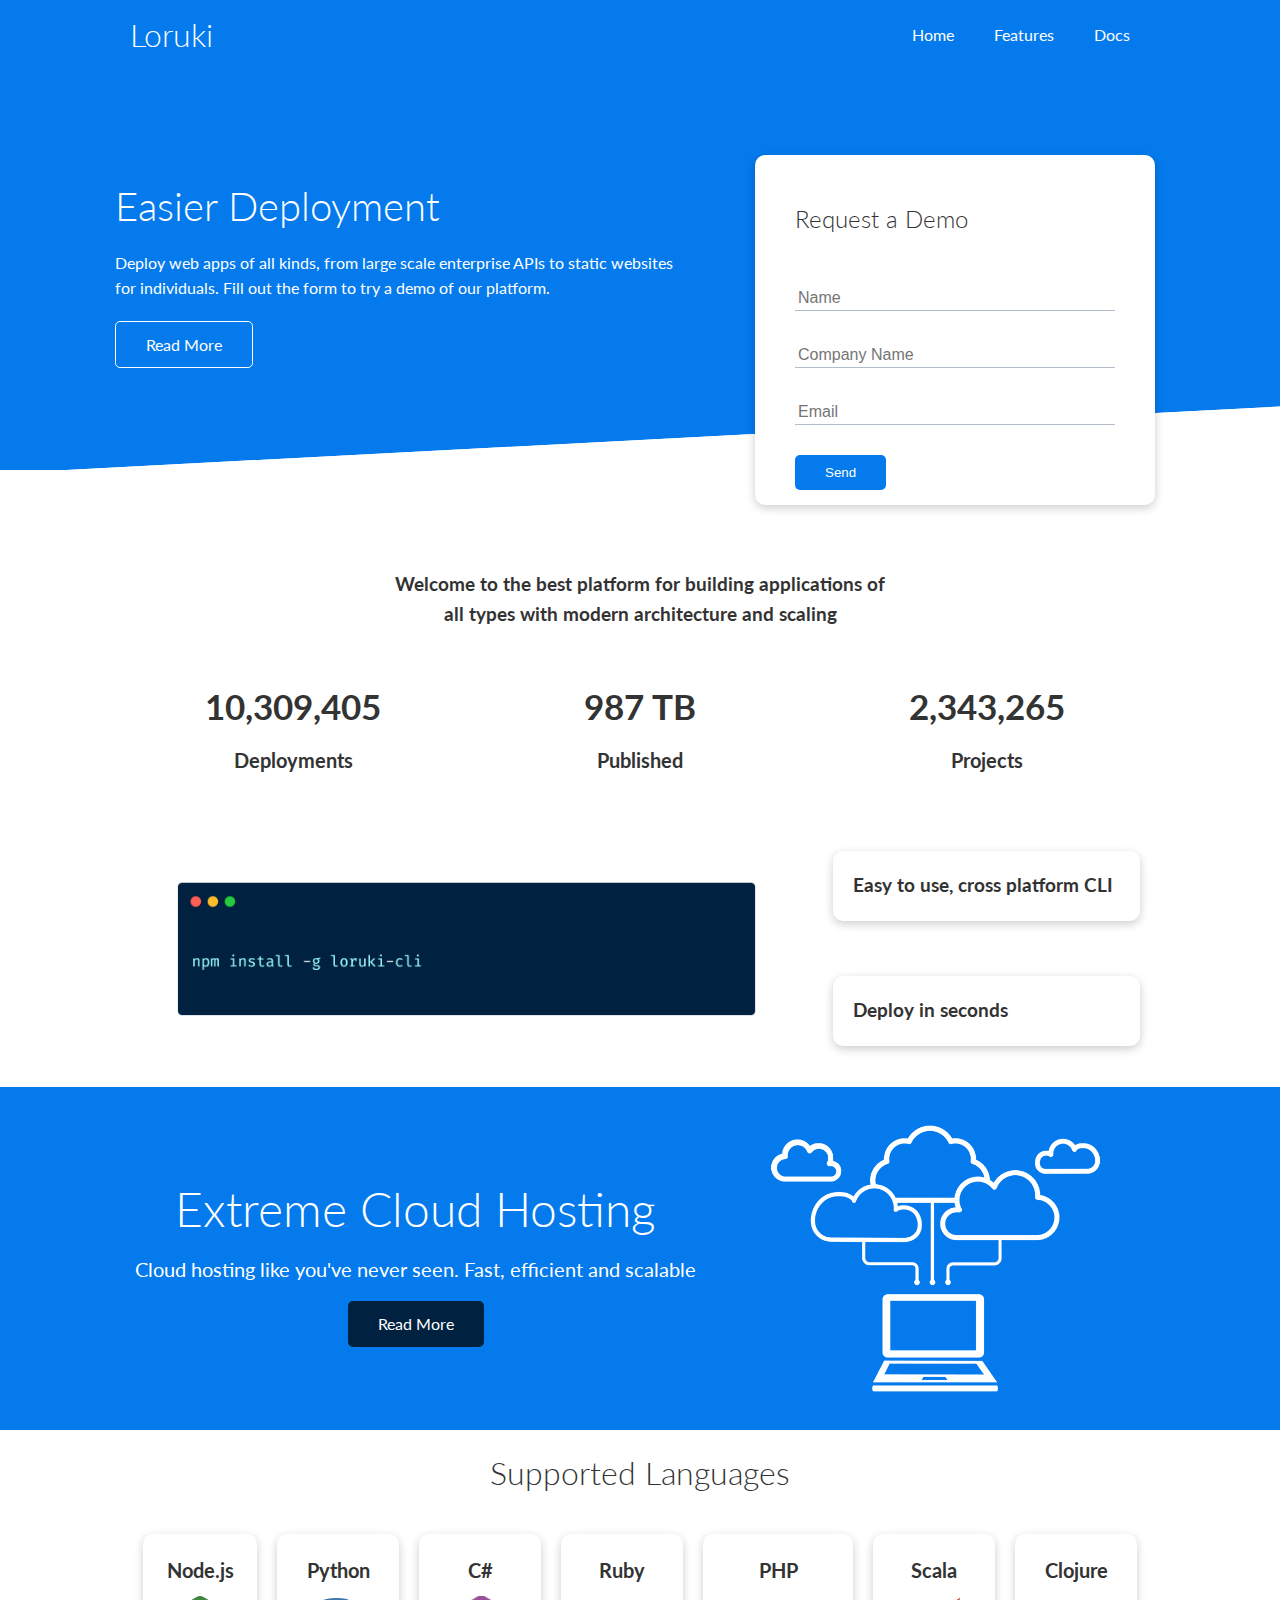
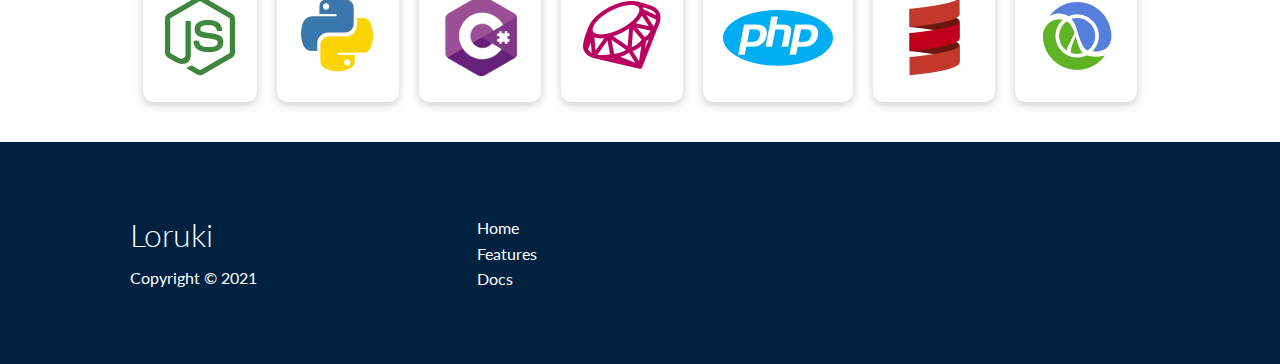
<file: index.html>
<!DOCTYPE html>
<html lang="en">
  <head>
    <meta charset="UTF-8" />
    <meta name="viewport" content="width=device-width, initial-scale=1.0" />
    <title>Loruki | Cloud Hosting for Everyone</title>
    <link
      rel="stylesheet"
      href="https://cdnjs.cloudflare.com/ajax/libs/font-awesome/5.15.2/css/all.min.css"
      integrity="sha512-HK5fgLBL+xu6dm/Ii3z4xhlSUyZgTT9tuc/hSrtw6uzJOvgRr2a9jyxxT1ely+B+xFAmJKVSTbpM/CuL7qxO8w=="
      crossorigin="anonymous"
    />
    <link rel="stylesheet" href="css/utilities.css" />
    <link rel="stylesheet" href="css/style.css" />
  </head>
  <body>
    <!-- Navbar -->
    <div class="navbar">
      <div class="container flex">
        <h1 class="logo">Loruki</h1>
        <nav>
          <ul>
            <li><a href="index.html">Home</a></li>
            <li><a href="features.html">Features</a></li>
            <li><a href="docs.html">Docs</a></li>
          </ul>
        </nav>
      </div>
    </div>

    <!-- Showcase -->
    <section class="showcase">
      <div class="container grid">
        <div class="showcase-text">
          <h1>Easier Deployment</h1>
          <p>
            Deploy web apps of all kinds, from large scale enterprise APIs to
            static websites for individuals. Fill out the form to try a demo of
            our platform.
          </p>
          <a href="features.html" class="btn btn-outline">Read More</a>
        </div>

        <div class="showcase-form card">
          <h2>Request a Demo</h2>
          <form
            name="contact"
            method="POST"
            data-netlify="true"
            netlify-honeypot="bot-field"
          >
            <input type="hidden" name="form-name" value="contact" />
            <p class="hidden">
              <label
                >Don’t fill this out if you’re human: <input name="bot-field"
              /></label>
            </p>
            <div class="form-control">
              <input type="text" name="name" placeholder="Name" required />
            </div>
            <div class="form-control">
              <input
                type="text"
                name="company"
                placeholder="Company Name"
                required
              />
            </div>
            <div class="form-control">
              <input type="email" name="email" placeholder="Email" required />
            </div>
            <input type="submit" value="Send" class="btn btn-primary" />
          </form>
        </div>
      </div>
    </section>

    <!-- Stats -->
    <section class="stats">
      <div class="container">
        <h3 class="stats-heading text-center my-1">
          Welcome to the best platform for building applications of all types
          with modern architecture and scaling
        </h3>

        <div class="grid grid-3 text-center my-4">
          <div>
            <i class="fas fa-server fa-3x"></i>
            <h3>10,309,405</h3>
            <p class="secondary">Deployments</p>
          </div>
          <div>
            <i class="fas fa-upload fa-3x"></i>
            <h3>987 TB</h3>
            <p class="secondary">Published</p>
          </div>
          <div>
            <i class="fas fa-project-diagram fa-3x"></i>
            <h3>2,343,265</h3>
            <p class="secondary">Projects</p>
          </div>
        </div>
      </div>
    </section>

    <!-- CLI -->
    <section class="cli">
      <div class="container grid">
        <img src="images/cli.png" alt="CLI" />
        <div class="card">
          <h3>Easy to use, cross platform CLI</h3>
        </div>
        <div class="card">
          <h3>Deploy in seconds</h3>
        </div>
      </div>
    </section>

    <!-- Cloud -->
    <section class="cloud bg-primary my-2 py-2">
      <div class="container grid">
        <div class="text-center">
          <h2 class="lg">Extreme Cloud Hosting</h2>
          <p class="lead my-1">
            Cloud hosting like you've never seen. Fast, efficient and scalable
          </p>
          <a href="features.html" class="btn btn-dark">Read More</a>
        </div>
        <img src="images/cloud.png" alt="Cloud" />
      </div>
    </section>

    <!-- Languages -->
    <section class="languages">
      <h2 class="md text-center my-2">Supported Languages</h2>
      <div class="container flex">
        <div class="card">
          <h4>Node.js</h4>
          <img src="images/logos/node.png" alt="Node.js" />
        </div>
        <div class="card">
          <h4>Python</h4>
          <img src="images/logos/python.png" alt="" />
        </div>
        <div class="card">
          <h4>C#</h4>
          <img src="images/logos/csharp.png" alt="" />
        </div>
        <div class="card">
          <h4>Ruby</h4>
          <img src="images/logos/ruby.png" alt="" />
        </div>
        <div class="card">
          <h4>PHP</h4>
          <img src="images/logos/php.png" alt="" />
        </div>
        <div class="card">
          <h4>Scala</h4>
          <img src="images/logos/scala.png" alt="" />
        </div>
        <div class="card">
          <h4>Clojure</h4>
          <img src="images/logos/clojure.png" alt="" />
        </div>
      </div>
    </section>

    <!-- Footer -->
    <footer class="footer bg-dark py-5">
      <div class="container grid grid-3">
        <div>
          <h1>Loruki</h1>
          <p>Copyright &copy; 2021</p>
        </div>
        <nav>
          <ul>
            <li><a href="index.html">Home</a></li>
            <li><a href="features.html">Features</a></li>
            <li><a href="docs.html">Docs</a></li>
          </ul>
        </nav>
        <div class="social">
          <a href="#"><i class="fab fa-github fa-2x"></i></a>
          <a href="#"><i class="fab fa-facebook fa-2x"></i></a>
          <a href="#"><i class="fab fa-instagram fa-2x"></i></a>
          <a href="#"><i class="fab fa-twitter fa-2x"></i></a>
        </div>
      </div>
    </footer>
  </body>
</html>
</file>
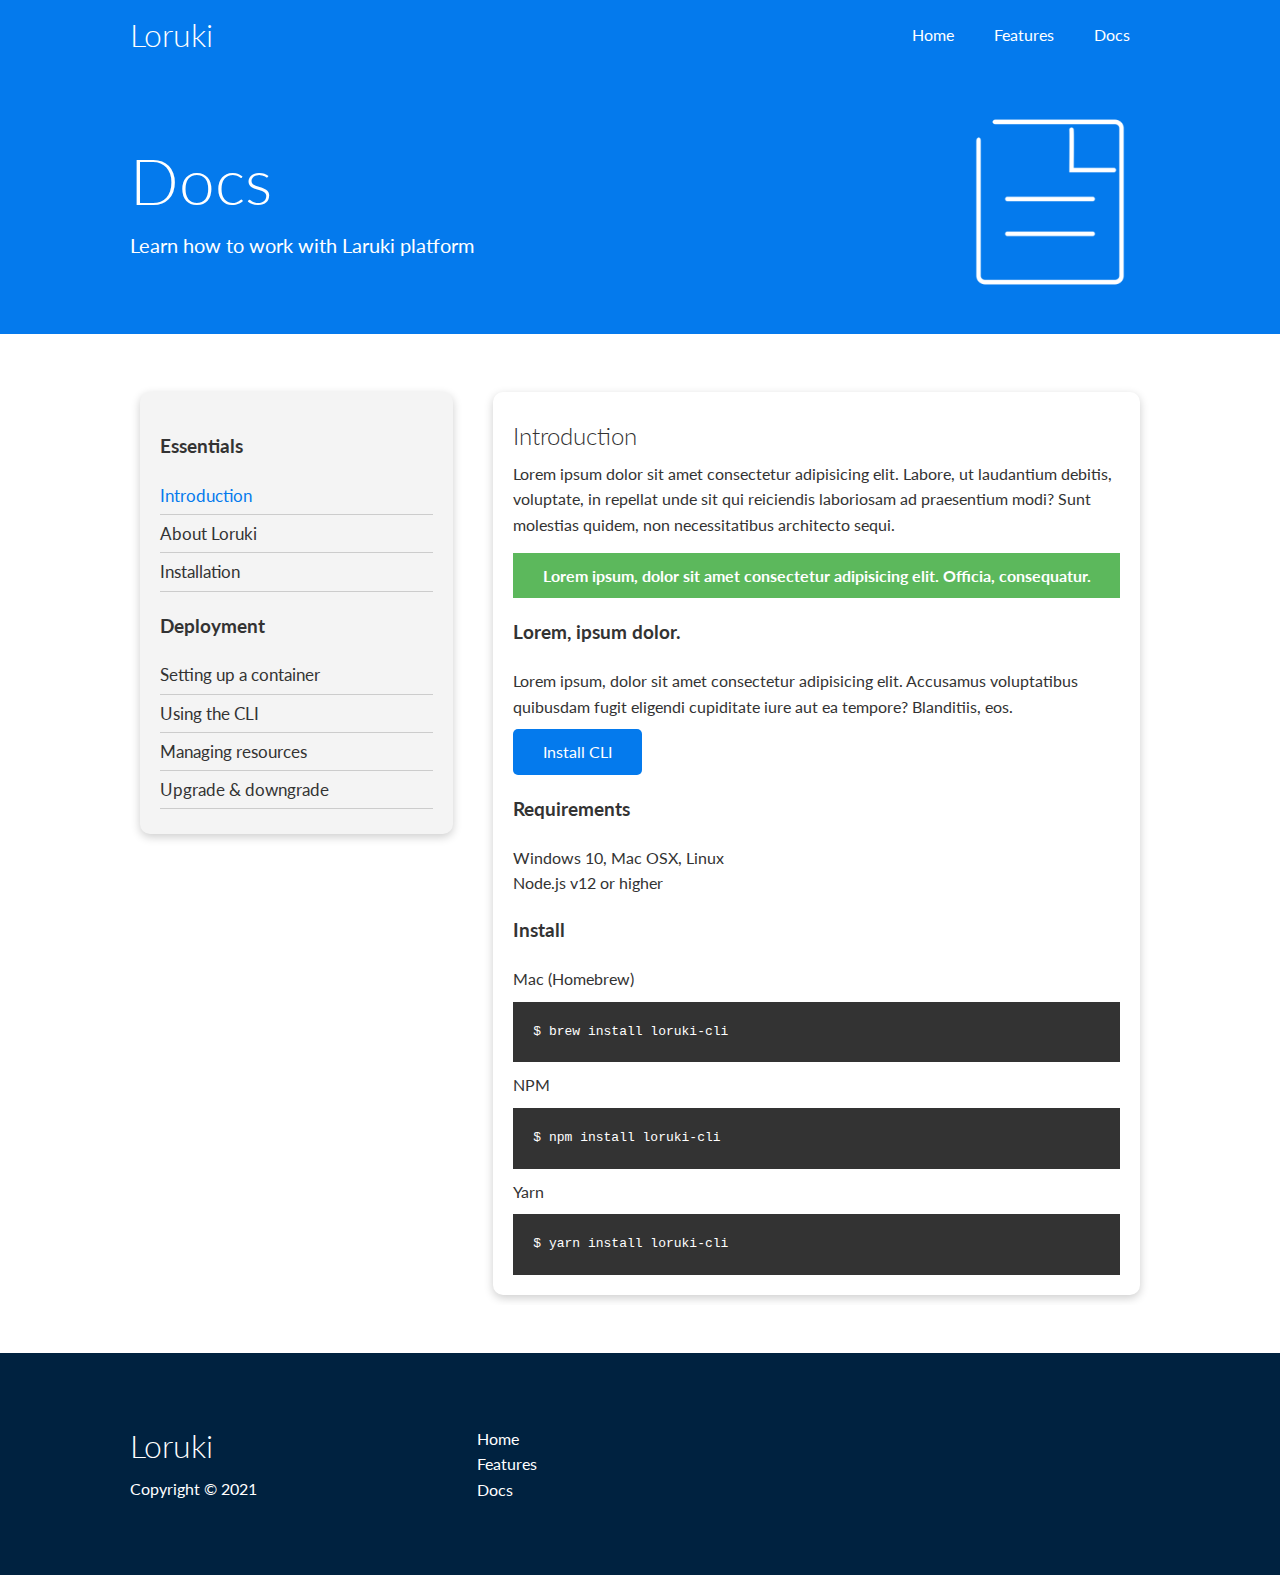
<file: docs.html>
<!DOCTYPE html>
<html lang="en">
  <head>
    <meta charset="UTF-8" />
    <meta name="viewport" content="width=device-width, initial-scale=1.0" />
    <title>Loruki | Cloud Hosting for Everyone</title>
    <link
      rel="stylesheet"
      href="https://cdnjs.cloudflare.com/ajax/libs/font-awesome/5.15.2/css/all.min.css"
      integrity="sha512-HK5fgLBL+xu6dm/Ii3z4xhlSUyZgTT9tuc/hSrtw6uzJOvgRr2a9jyxxT1ely+B+xFAmJKVSTbpM/CuL7qxO8w=="
      crossorigin="anonymous"
    />
    <link rel="stylesheet" href="css/utilities.css" />
    <link rel="stylesheet" href="css/style.css" />
  </head>
  <body>
    <!-- Navbar -->
    <div class="navbar">
      <div class="container flex">
        <h1 class="logo">Loruki</h1>
        <nav>
          <ul>
            <li><a href="index.html">Home</a></li>
            <li><a href="features.html">Features</a></li>
            <li><a href="docs.html">Docs</a></li>
          </ul>
        </nav>
      </div>
    </div>

    <!-- Head -->
    <section class="docs-head bg-primary py-3">
      <div class="container grid">
        <div>
          <h1 class="xl">Docs</h1>
          <p class="lead">Learn how to work with Laruki platform</p>
        </div>
        <img src="images/docs.png" alt="" />
      </div>
    </section>

    <!-- Docs main -->
    <section class="docs-main my-4">
      <div class="container grid">
        <div class="card bg-light p3">
          <h3 class="my-2">Essentials</h3>
          <nav>
            <ul>
              <li><a class="text-primary" href="#">Introduction</a></li>
              <li><a href="#">About Loruki</a></li>
              <li><a href="#">Installation</a></li>
            </ul>
          </nav>
          <h3 class="my-2">Deployment</h3>
          <nav>
            <ul>
              <li>
                <a href="#">Setting up a container</a>
              </li>
              <li><a href="#">Using the CLI</a></li>
              <li><a href="#">Managing resources</a></li>
              <li><a href="#">Upgrade & downgrade</a></li>
            </ul>
          </nav>
        </div>
        <div class="card">
          <h2>Introduction</h2>
          <p>
            Lorem ipsum dolor sit amet consectetur adipisicing elit. Labore, ut
            laudantium debitis, voluptate, in repellat unde sit qui reiciendis
            laboriosam ad praesentium modi? Sunt molestias quidem, non
            necessitatibus architecto sequi.
          </p>
          <div class="alert alert-success">
            <i class="fas fa-info"></i> Lorem ipsum, dolor sit amet consectetur
            adipisicing elit. Officia, consequatur.
          </div>
          <h3>Lorem, ipsum dolor.</h3>
          <p>
            Lorem ipsum, dolor sit amet consectetur adipisicing elit. Accusamus
            voluptatibus quibusdam fugit eligendi cupiditate iure aut ea
            tempore? Blanditiis, eos.
          </p>
          <a href="#" class="btn btn-primary">Install CLI</a>
          <h3>Requirements</h3>
          <ul>
            <li>Windows 10, Mac OSX, Linux</li>
            <li>Node.js v12 or higher</li>
          </ul>
          <h3>Install</h3>
          <p>Mac (Homebrew)</p>
          <pre class="flex">
            <code>$ brew install loruki-cli</code>
            <i class="fas fa-copy"></i>
          </pre>
          <p>NPM</p>
          <pre class="flex">
            <code>$ npm install loruki-cli</code>
            <i class="fas fa-copy"></i>
          </pre>
          <p>Yarn</p>
          <pre class="flex">
            <code>$ yarn install loruki-cli</code>
            <i class="fas fa-copy"></i>
          </pre>
        </div>
      </div>
    </section>

    <!-- Footer -->
    <footer class="footer bg-dark py-5">
      <div class="container grid grid-3">
        <div>
          <h1>Loruki</h1>
          <p>Copyright &copy; 2021</p>
        </div>
        <nav>
          <ul>
            <li><a href="index.html">Home</a></li>
            <li><a href="features.html">Features</a></li>
            <li><a href="docs.html">Docs</a></li>
          </ul>
        </nav>
        <div class="social">
          <a href="#"><i class="fab fa-github fa-2x"></i></a>
          <a href="#"><i class="fab fa-facebook fa-2x"></i></a>
          <a href="#"><i class="fab fa-instagram fa-2x"></i></a>
          <a href="#"><i class="fab fa-twitter fa-2x"></i></a>
        </div>
      </div>
    </footer>

    <div class="message message-success">Copied to Clipboard</div>

    <script>
      let copyBtns = document.querySelectorAll(".fa-copy");
      for (let i = 0; i < copyBtns.length; i++) {
        copyBtns[i].style.cursor = "pointer";
        copyBtns[i].addEventListener("click", () => {
          const command = copyBtns[i].parentElement.innerText.slice(2);
          const el = document.createElement("textarea");
          el.value = command;
          el.setAttribute("readOnly", "");
          // el.style.display = "none";
          el.style.position = "absolute";
          el.style.left = "-99999999999";
          document.body.appendChild(el);
          el.select();
          document.execCommand("copy");
          document.body.removeChild(el);
          document.querySelector(".message").classList.add("show");
          setTimeout(() => {
            document.querySelector(".message").classList.remove("show");
          }, 4000);
        });
      }
    </script>
  </body>
</html>
</file>
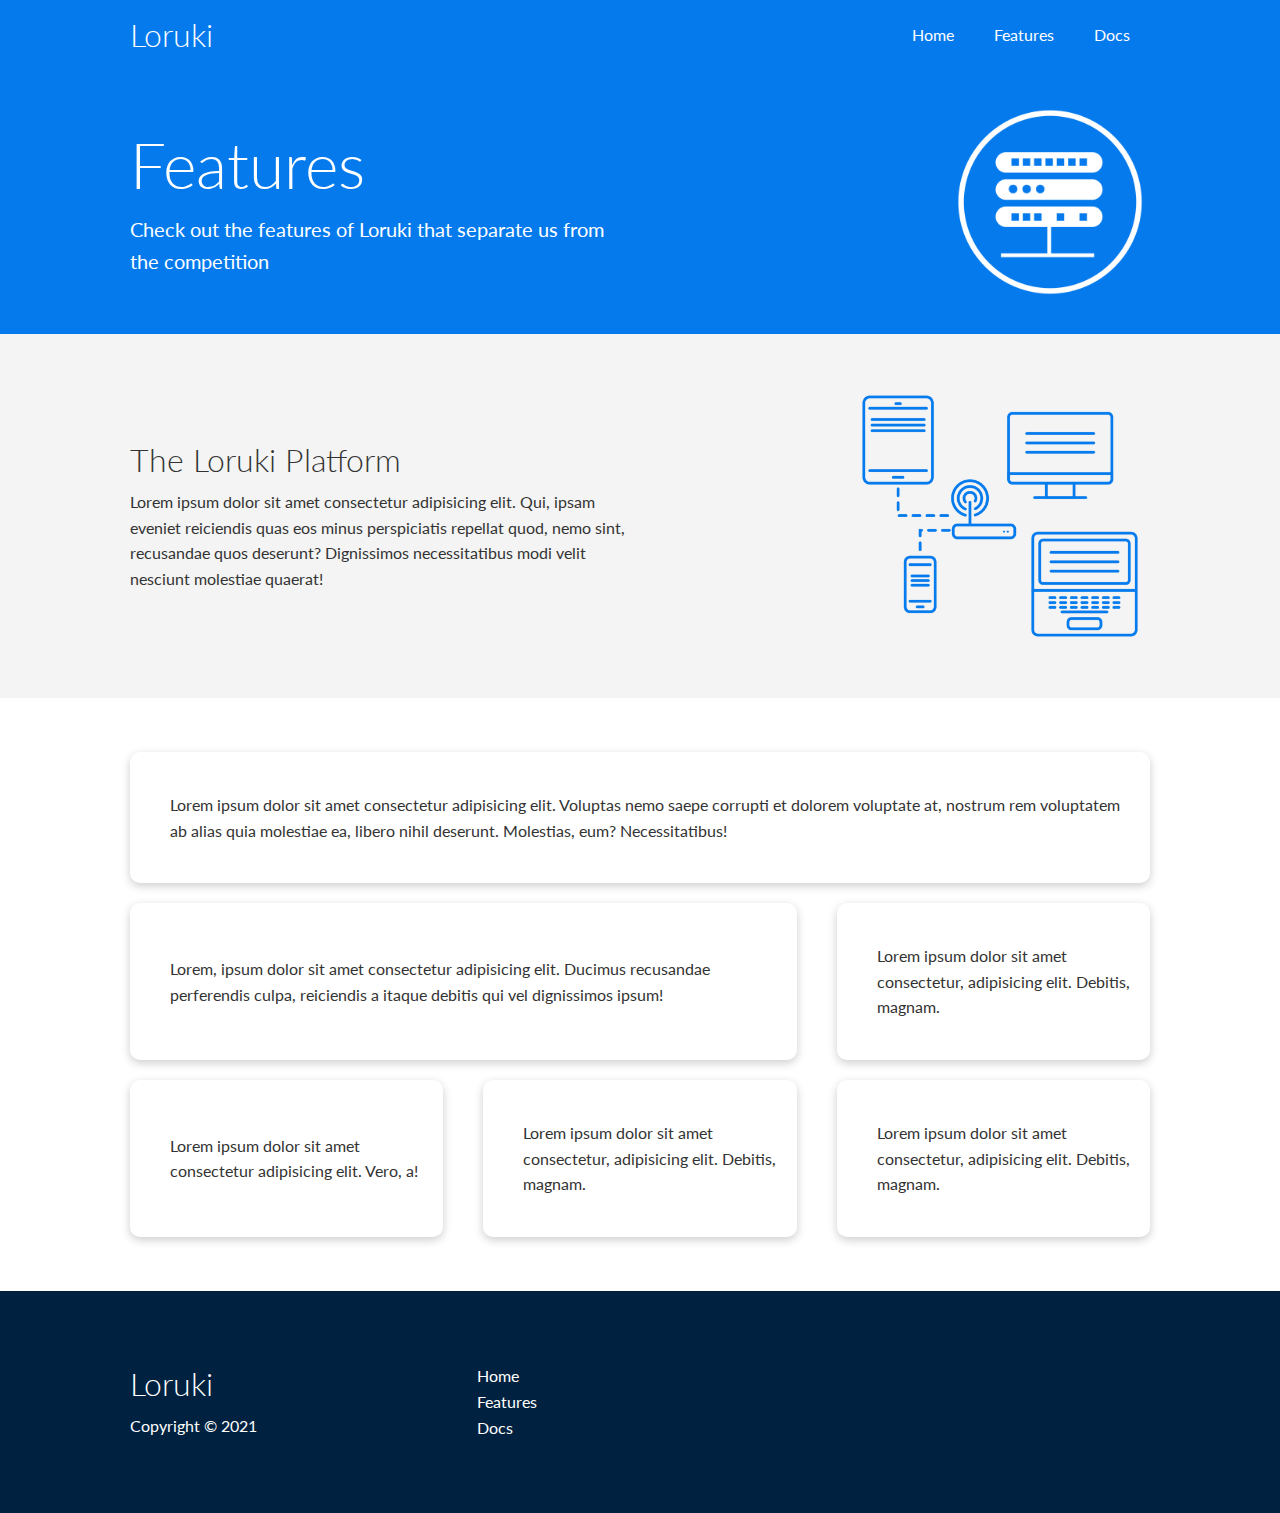
<file: features.html>
<!DOCTYPE html>
<html lang="en">
  <head>
    <meta charset="UTF-8" />
    <meta name="viewport" content="width=device-width, initial-scale=1.0" />
    <title>Loruki | Cloud Hosting for Everyone</title>
    <link
      rel="stylesheet"
      href="https://cdnjs.cloudflare.com/ajax/libs/font-awesome/5.15.2/css/all.min.css"
      integrity="sha512-HK5fgLBL+xu6dm/Ii3z4xhlSUyZgTT9tuc/hSrtw6uzJOvgRr2a9jyxxT1ely+B+xFAmJKVSTbpM/CuL7qxO8w=="
      crossorigin="anonymous"
    />
    <link rel="stylesheet" href="css/utilities.css" />
    <link rel="stylesheet" href="css/style.css" />
  </head>
  <body>
    <!-- Navbar -->
    <div class="navbar">
      <div class="container flex">
        <h1 class="logo">Loruki</h1>
        <nav>
          <ul>
            <li><a href="index.html">Home</a></li>
            <li><a href="features.html">Features</a></li>
            <li><a href="docs.html">Docs</a></li>
          </ul>
        </nav>
      </div>
    </div>

    <!-- Head -->
    <section class="features-head bg-primary py-3">
      <div class="container grid">
        <div>
          <h1 class="xl">Features</h1>
          <p class="lead">
            Check out the features of Loruki that separate us from the
            competition
          </p>
        </div>
        <img src="images/server.png" alt="" />
      </div>
    </section>

    <!-- Subhead -->
    <section class="features-sub-head bg-light py-3">
      <div class="container grid">
        <div>
          <h1 class="md">The Loruki Platform</h1>
          <p>
            Lorem ipsum dolor sit amet consectetur adipisicing elit. Qui, ipsam eveniet reiciendis quas eos minus perspiciatis repellat quod, nemo sint, recusandae quos deserunt? Dignissimos necessitatibus modi velit nesciunt molestiae quaerat!
          </p>
        </div>
        <img src="images/server2.png" alt="" />
      </div>
      </div>
    </section>

    <!-- Main Features -->
    <section class="features-main my-2">
      <div class="container grid grid-3">
        <div class="card flex">
          <i class="fas fa-server fa-3x"></i>
          <p>Lorem ipsum dolor sit amet consectetur adipisicing elit. Voluptas nemo saepe corrupti et dolorem voluptate at, nostrum rem voluptatem ab alias quia molestiae ea, libero nihil deserunt. Molestias, eum? Necessitatibus!</p>
      </div>
      <div class="card flex">
          <i class="fas fa-network-wired fa-3x"></i>
          <p>
              Lorem, ipsum dolor sit amet consectetur adipisicing elit. Ducimus
              recusandae perferendis culpa, reiciendis a itaque debitis qui vel
              dignissimos ipsum!
          </p>
      </div>
      <div class="card flex">
          <i class="fas fa-laptop-code fa-3x"></i>
          <p>
              Lorem ipsum dolor sit amet consectetur, adipisicing elit. Debitis,
              magnam.
          </p>
      </div>
      <div class="card flex">
          <i class="fas fa-database fa-3x"></i>
          <p>
              Lorem ipsum dolor sit amet consectetur adipisicing elit. Vero, a!
          </p>
      </div>
      <div class="card flex">
          <i class="fas fa-power-off fa-3x"></i>
          <p>
              Lorem ipsum dolor sit amet consectetur, adipisicing elit. Debitis,
              magnam.
          </p>
      </div>
      <div class="card flex">
          <i class="fas fa-upload fa-3x"></i>
          <p>
              Lorem ipsum dolor sit amet consectetur, adipisicing elit. Debitis,
              magnam.
          </p>
      </div>
      </div>
    </section>

    <!-- Footer -->
    <footer class="footer bg-dark py-5">
      <div class="container grid grid-3">
        <div>
          <h1>Loruki</h1>
          <p>Copyright &copy; 2021</p>
        </div>
        <nav>
          <ul>
            <li><a href="index.html">Home</a></li>
            <li><a href="features.html">Features</a></li>
            <li><a href="docs.html">Docs</a></li>
          </ul>
        </nav>
        <div class="social">
          <a href="#"><i class="fab fa-github fa-2x"></i></a>
          <a href="#"><i class="fab fa-facebook fa-2x"></i></a>
          <a href="#"><i class="fab fa-instagram fa-2x"></i></a>
          <a href="#"><i class="fab fa-twitter fa-2x"></i></a>
        </div>
      </div>
    </footer>
  </body>
</html>
</file>
<file: css/utilities.css>
/* Utilities */
.container {
  max-width: 1100px;
  margin: 0 auto;
  overflow: auto;
  padding: 0 40px;
}

.card {
  background-color: #fff;
  color: #333;
  border-radius: 10px;
  box-shadow: 0 3px 10px rgba(0, 0, 0, 0.2);
  padding: 20px;
  margin: 10px;
}

.btn {
  display: inline-block;
  padding: 10px 30px;
  cursor: pointer;
  background: var(--primary-color);
  color: #fff;
  border: none;
  border-radius: 5px;
}

.btn-outline {
  background-color: transparent;
  border: 1px solid #fff;
}

.btn:hover {
  transform: scale(0.98);
}

/* Backgrounds and coloured buttons */
.bg-primary,
.btn-primary {
  background-color: var(--primary-color);
  color: #fff;
}

.bg-secondary,
.btn-secondary {
  background-color: var(--secondary-color);
  color: #fff;
}

.bg-dark,
.btn-dark {
  background-color: var(--dark-color);
  color: #fff;
}

.bg-light,
.btn-light {
  background-color: var(--light-color);
  color: #333;
}

.bg-primary a,
.btn-primary a,
.bg-secondary a,
.btn-secondary a,
.bg-dark a,
.btn-dark a {
  color: #fff;
}

/* Text colors */
.text-primary {
  color: var(--primary-color);
}

.text-secondary {
  color: var(--secondary-color);
}

.text-dark {
  color: var(--dark-color);
}

.text-light {
  color: var(--light-color);
}

/* Text sizes */
.lead {
  font-size: 20px;
}

.sm {
  font-size: 1rem;
}

.md {
  font-size: 2rem;
}

.lg {
  font-size: 3rem;
}

.xl {
  font-size: 4rem;
}

.text-center {
  text-align: center;
}

/* Alert */
.alert {
  background-color: var(--light-color);
  padding: 10px 20px;
  font-weight: bold;
  margin: 15px 0;
}

.alert i {
  margin-right: 10px;
}

.alert-success {
  background-color: var(--success-color);
  color: #fff;
}

.alert-error {
  background-color: var(--error-color);
  color: #fff;
}

.message {
  position: fixed;
  top: 15px;
  right: 15px;
  transform: translateX(150%);
  padding: 12px;
  transition: transform 1s ease-in;
}

.show {
  transform: translateX(0);
}

.message-success {
  background-color: var(--success-color);
  color: white;
}

.message-error {
  background-color: var(--error-color);
  color: white;
}

.flex {
  display: flex;
  justify-content: center;
  align-items: center;
  height: 100%;
}

.grid {
  display: grid;
  grid-template-columns: repeat(2, 1fr);
  gap: 20px;
  justify-content: center;
  align-items: center;
  height: 100%;
}

.grid-3 {
  grid-template-columns: repeat(3, 1fr);
}

/* Margin */
.my-1 {
  margin: 1rem 0;
}

.my-2 {
  margin: 1.5rem 0;
}

.my-3 {
  margin: 2rem 0;
}

.my-4 {
  margin: 3rem 0;
}

.my-5 {
  margin: 4rem 0;
}

.m-1 {
  margin: 1rem;
}

.m-2 {
  margin: 1.5rem;
}

.m-3 {
  margin: 2rem;
}

.m-4 {
  margin: 3rem;
}

.m-5 {
  margin: 4rem;
}

/* Padding */
.py-1 {
  padding: 1rem 0;
}

.py-2 {
  padding: 1.5rem 0;
}

.py-3 {
  padding: 2rem 0;
}

.py-4 {
  padding: 3rem 0;
}

.py-5 {
  padding: 4rem 0;
}

.p-1 {
  padding: 1rem;
}

.p-2 {
  padding: 1.5rem;
}

.p-3 {
  padding: 2rem;
}

.p-4 {
  padding: 3rem;
}

.p-5 {
  padding: 4rem;
}
</file>
<file: css/style.css>
@import url("https://fonts.googleapis.com/css2?family=Lato:wght@300&display=swap");

:root {
  --primary-color: #047aed;
  --secondary-color: #1c3f88;
  --dark-color: #002240;
  --light-color: #f4f4f4;
  --success-color: #5cb85c;
  --error-color: #d9534f;
}

* {
  box-sizing: border-box;
  padding: 0;
  margin: 0;
}

body {
  font-family: "Lato", sans-serif;
  color: #333;
  line-height: 1.6;
}

ul {
  list-style-type: none;
}

a {
  text-decoration: none;
  color: #333;
}

h1,
h2 {
  font-weight: 300;
  line-height: 1.2;
  margin: 10px 0;
}

p {
  margin: 10px 0;
}

img {
  width: 100%;
}

code,
pre {
  background: #333333;
  color: #fff;
  padding: 10px;
}

pre {
  justify-content: space-between !important;
}

.hidden {
  visibility: hidden;
  height: 0;
}

/* Navbar */
.navbar {
  background-color: var(--primary-color);
  color: white;
  height: 70px;
}

.navbar ul {
  display: flex;
}

.navbar a {
  color: white;
  padding: 10px;
  margin: 0px 10px;
}

.navbar a:hover {
  border-bottom: 2px #fff solid;
}

.navbar .flex {
  justify-content: space-between;
}

/* Showcase */
.showcase {
  height: 400px;
  background-color: var(--primary-color);
  color: #fff;
  position: relative;
}

.showcase h1 {
  font-size: 40px;
}

.showcase p {
  margin: 20px 0;
}

.showcase .grid {
  grid-template-columns: 55% 45%;
  gap: 30px;
  overflow: visible;
}

.showcase-text {
  animation: slideInFromLeft 1s ease-in;
}
.showcase-form {
  animation: slideInFromRight 1s ease-in;
}

.showcase-form {
  position: relative;
  top: 60px;
  height: 350px;
  width: 400px;
  padding: 40px;
  z-index: 100;
  justify-self: flex-end;
}

.showcase-form .form-control {
  margin: 30px 0;
}

.showcase-form input[type="text"],
.showcase-form input[type="email"] {
  border: 0;
  border-bottom: 1px solid #b4becb;
  width: 100%;
  padding: 3px;
  font-size: 16px;
}

.showcase-form input {
  outline: none;
}

.showcase::before,
.showcase::after {
  content: "";
  position: absolute;
  height: 100px;
  bottom: -70px;
  right: 0;
  left: 0;
  background: #fff;
  transform: skewY(-3deg);
  -webkit-transform: skewY(-3deg);
  -moz-transform: skewY(-3deg);
  -ms-transform: skewY(-3deg);
}

/* Stats */
.stats {
  padding-top: 100px;
  animation: slideInFromBottom 1s ease-in;
}

.stats-heading {
  max-width: 500px;
  margin: auto;
}

.stats .grid h3 {
  font-size: 35px;
}

.stats .grid p {
  font-size: 20px;
  font-weight: bold;
}

/* CLI */
.cli .grid {
  grid-template-columns: repeat(3, 1fr);
  grid-template-rows: repeat(2, 1fr);
}

.cli .grid > *:first-child {
  grid-column: 1 / span 2;
  grid-row: 1 / span 2;
}

/* Cloud */
.cloud .grid {
  grid-template-columns: 4fr 3fr;
}

/* Languages */
.languages .flex {
  flex-wrap: wrap;
}

.languages .card {
  text-align: center;
  margin: 18px 10px 40px;
  transition: transform 0.2s ease-in;
}

.languages .card h4 {
  font-size: 20px;
  margin-bottom: 10px;
}

.languages .card:hover {
  transform: translateY(-15px);
}

/* Features */
.features-head img {
  width: 200px;
  justify-self: flex-end;
}

.features-sub-head img {
  width: 300px;
  justify-self: flex-end;
}

.features-main .card > i {
  margin: 0 10px;
}

.features-main .grid {
  padding: 30px;
}

.features-main .grid > *:first-child {
  grid-column: 1 / span 3;
}

.features-main .grid > *:nth-child(2) {
  grid-column: 1 / span 2;
}

/* Docs */
.docs-head img {
  width: 200px;
  justify-self: flex-end;
}

.docs-main h3 {
  margin: 20px 0;
}

.docs-main .grid {
  grid-template-columns: 1fr 2fr;
  align-items: flex-start;
}

.docs-main nav li {
  font-size: 17px;
  padding-bottom: 5px;
  margin-bottom: 5px;
  border-bottom: 1px solid #ccc;
}

.docs-main a:hover {
  font-weight: bold;
}

/* Animations */
@keyframes slideInFromLeft {
  0% {
    transform: translateX(-100%);
  }

  100% {
    transform: translateX(0);
  }
}
@keyframes slideInFromRight {
  0% {
    transform: translateX(100%);
  }

  100% {
    transform: translateX(0);
  }
}
@keyframes slideInFromTop {
  0% {
    transform: translateY(-100%);
  }

  100% {
    transform: translateY(0);
  }
}
@keyframes slideInFromBottom {
  0% {
    transform: translateY(100%);
  }

  100% {
    transform: translateX(0);
  }
}

/* Footer */
.footer .social a {
  margin: 0 10px;
}

/* Tablet and under */
@media (max-width: 768px) {
  .grid,
  .showcase .grid,
  .stats .grid,
  .cli .grid,
  .cloud .grid,
  .features-main .grid,
  .docs-main .grid {
    grid-template-columns: 1fr;
    grid-template-rows: 1fr;
  }

  .showcase {
    height: auto;
  }

  .showcase-text {
    text-align: center;
    margin-top: 40px;
    animation: slideInFromTop 1s ease-in;
  }

  .showcase-form {
    animation: slideInFromBottom 1s ease-in;
    justify-self: center;
    margin: auto;
  }

  .stats {
    animation: none;
  }

  .cli .grid > *:first-child {
    grid-column: 1;
    grid-row: 1;
  }

  .features-head,
  .features-sub-head,
  .docs-head {
    text-align: center;
  }

  .features-head img,
  .features-sub-head img,
  .docs-head img {
    justify-self: center;
  }

  .features-main .grid > *:first-child,
  .features-main .grid > *:nth-child(2) {
    grid-column: 1;
  }
}

/* Mobile */
@media (max-width: 500px) {
  .navbar {
    height: 110px;
  }

  .navbar .flex {
    flex-direction: column;
  }

  .navbar ul {
    padding: 10px;
    background-color: rgba(0, 0, 0, 0.1);
  }
  .showcase-form {
    width: 300px;
    text-align: center;
  }
}
</file>
